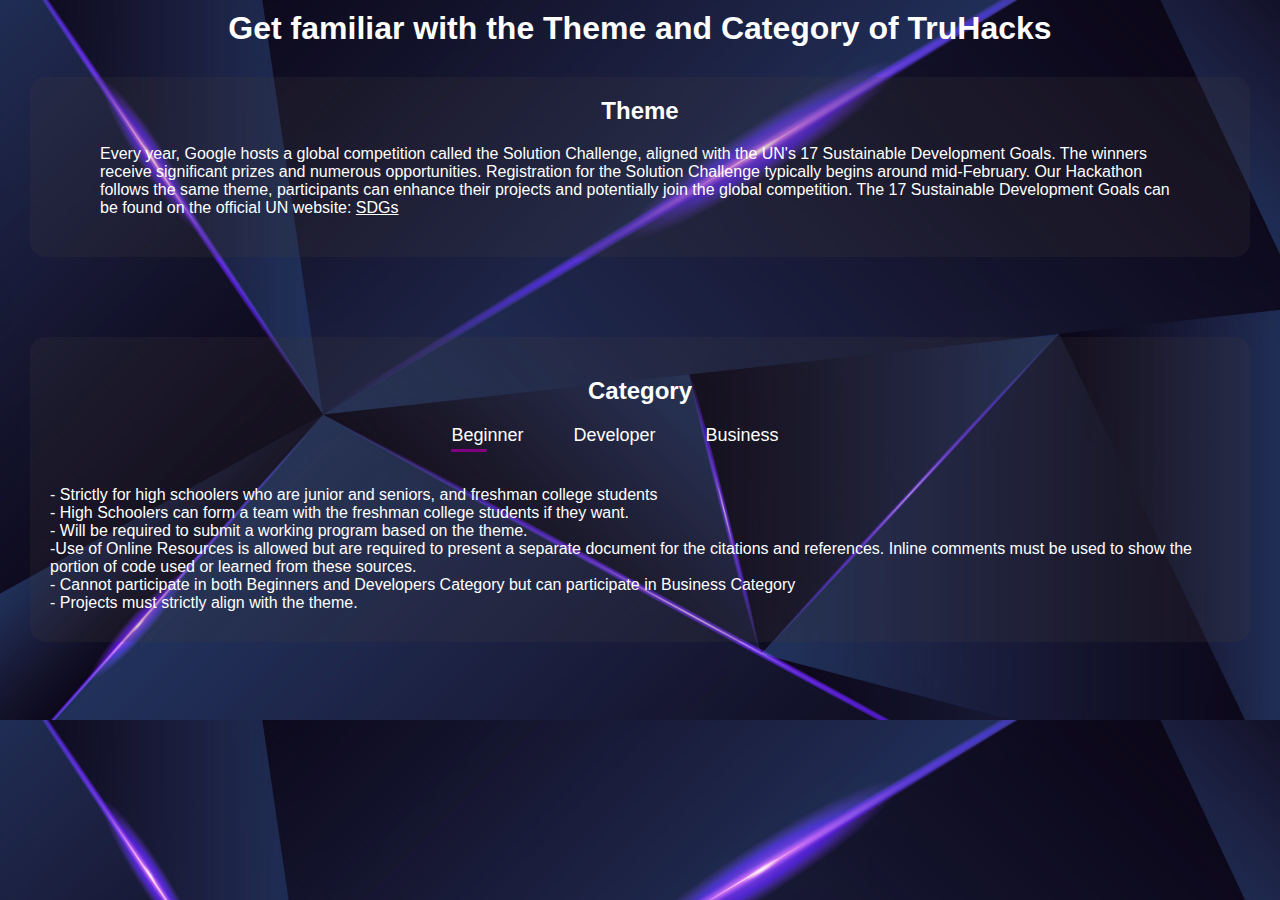
<file: event_category_page/index.html>
<!DOCTYPE html>
<html lang="en">

<head>
    <meta charset="UTF-8">
    <meta name="viewport" content="width=device-width, initial-scale=1.0">
    <title>Categories</title>
    <link rel="stylesheet" href="style.css">
</head>

<body>
    <div class="landing-page">
        <div class="about">
            <h1> Get familiar with the Theme and Category of TruHacks</h1>
        </div>
    </div>

    <div class="theme">
        <div class="about-1">
            <h2>Theme</h2>
        </div>
        <div class="content">
            Every year, Google hosts a global competition called the Solution Challenge, aligned with the UN's 17
            Sustainable Development Goals. The winners receive significant prizes and numerous opportunities.
            Registration for the Solution Challenge typically begins around mid-February.
            Our Hackathon follows the same theme, participants can enhance their projects and potentially join the
            global competition. The 17 Sustainable Development Goals can be found on the official UN website: <a
                href="https://sdgs.un.org/goals" target="_blank">SDGs</a>
        </div>
    </div>

    
<div class="about-col-2">
    <h2 class="sub-title">Category</h2>
      
    
        <div class="tab-titles">
            <p class="tab-links active-link" onClick="opentab('Beginner')">Beginner</p>
            <p class="tab-links" onClick="opentab('Developer')"> Developer</p>
            <p class="tab-links" onClick="opentab('Business')"> Business</p>
        </div>
        <div class="tab-contents active-tab" id="Beginner">
            <ul>
                    - Strictly for high schoolers who are junior and seniors, and freshman college students<br>
                    - High Schoolers can form a team with the freshman college students if they want.<br>
                    - Will be required to submit a working program based on the theme.<br>
                    -Use of Online Resources is allowed but are required to present a separate document for the citations and references. Inline comments must be used to show the portion of code used or learned from these sources.<br>
                    - Cannot participate in both Beginners and Developers Category but can participate in Business Category<br>
                    - Projects must strictly align with the theme.<br>
        </div>

        <div class="tab-contents" id="Developer">
            
                - Cannot participate in both Beginners and Developers Category.<br>
                - Will be required to submit a working program based on the theme.<br>
                - Use of Online Resources is allowed but are required to present a separate document for the
                citations and references.<br>
            
        </div>

        <div class="tab-contents" id="Business">
            - Can participate in both Beginners and Business or Developers and Business Category <br>
            - Students who are interested in this category need not have any coding experience. <br>
            - Will be required to present a 2 – 5 minute-long presentation. Finalists of the Business Category
            must give their presentation in person.
            - Projects must strictly align with the theme<br>
            -Finalists of the Business Category must give their presentation in person<br>
        </div>
</div>

    

    <script src="script.js"></script>
</body>

</html>
</file>
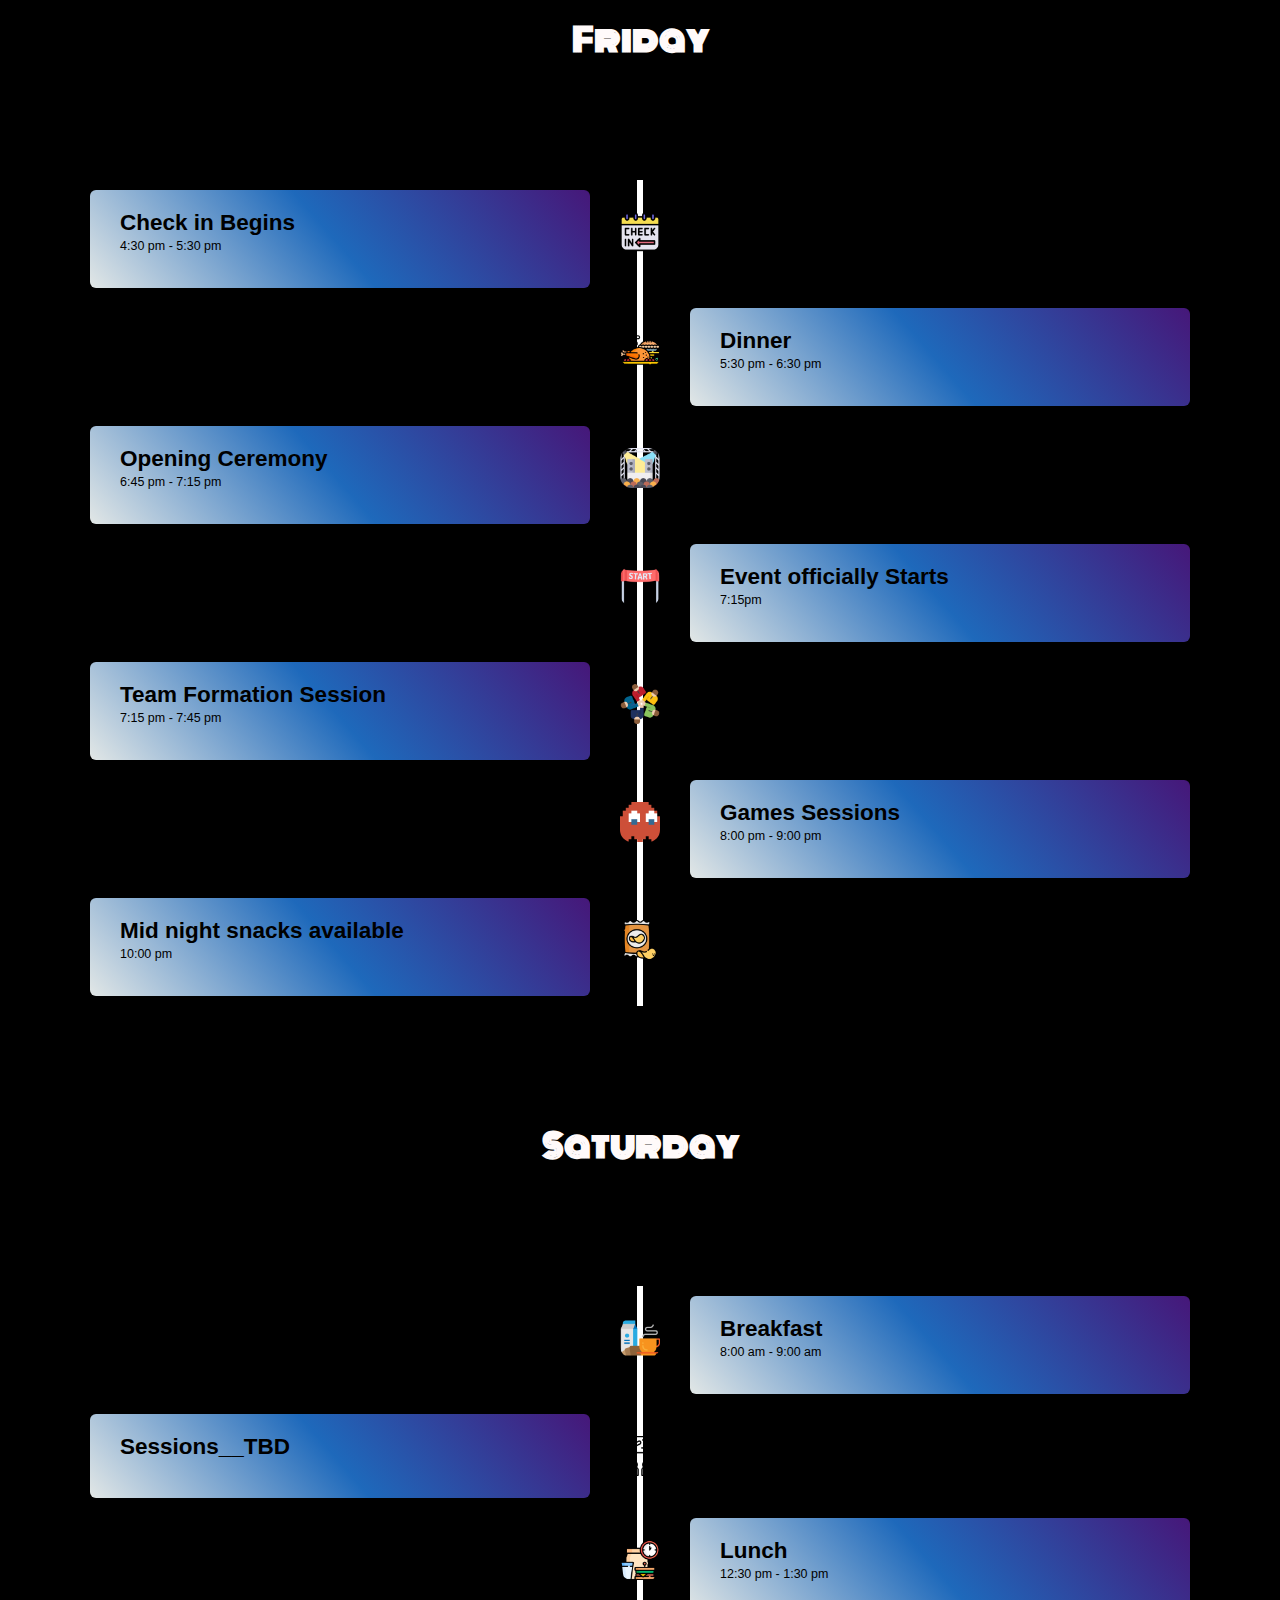
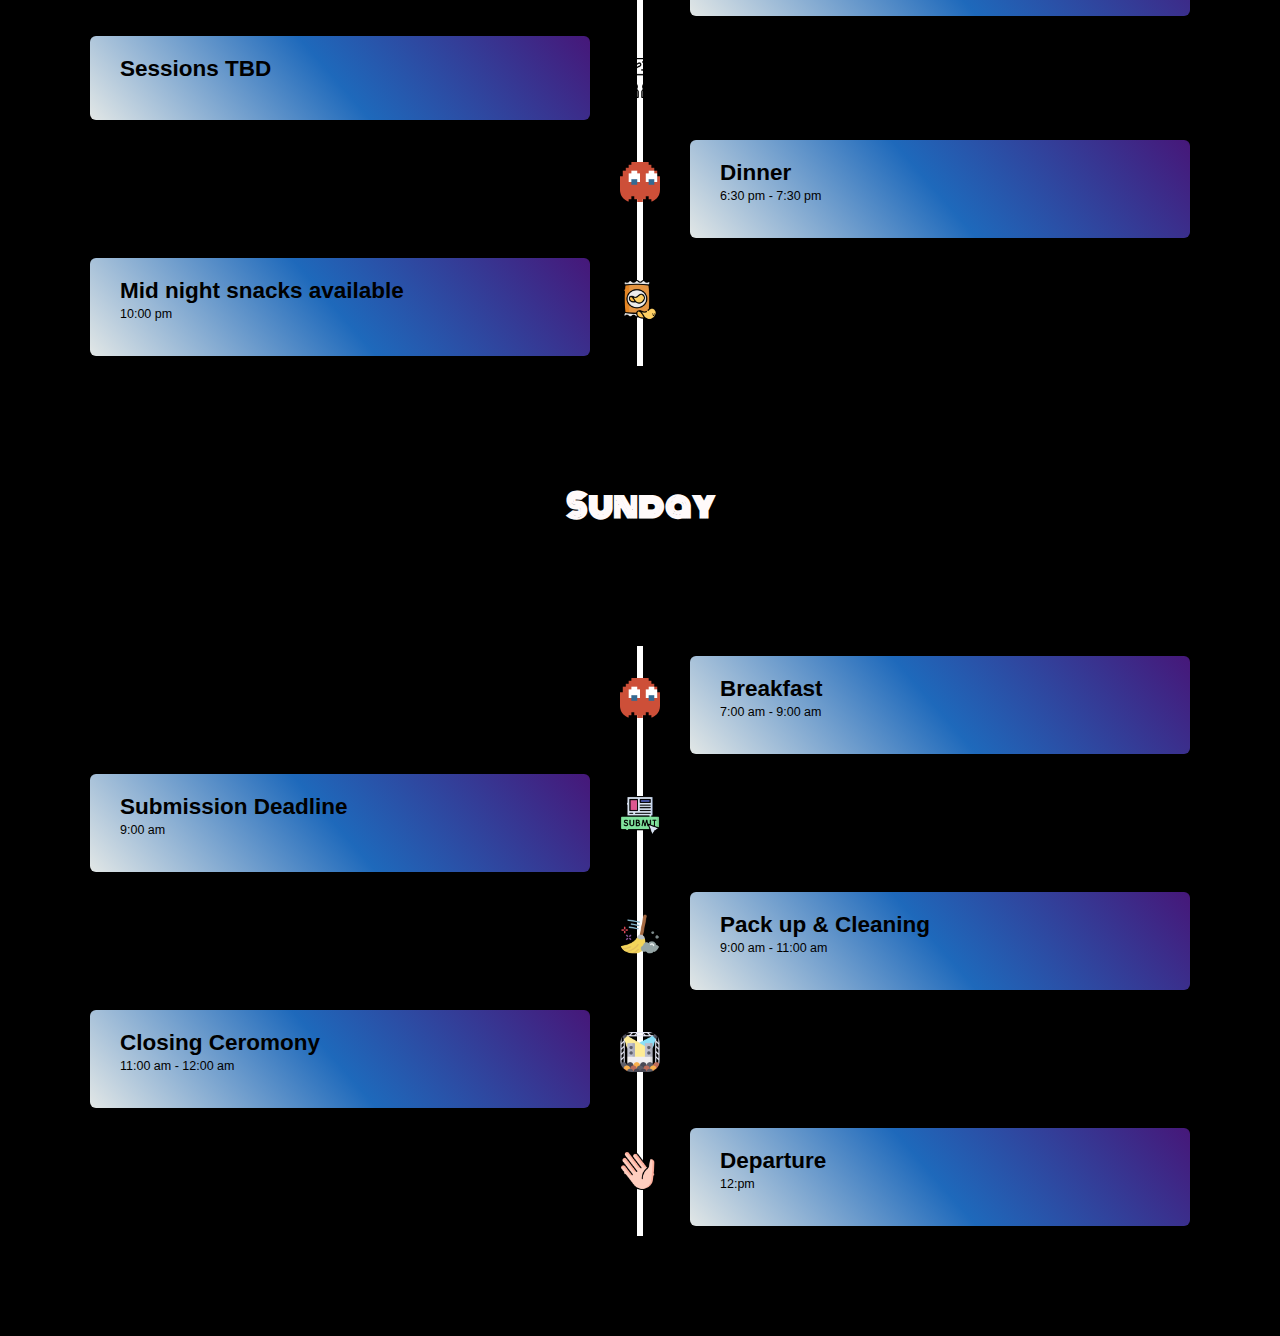
<file: Timeline/timeline.html>
<!DOCTYPE html>
<html lang="en">
<head>
  <meta charset="UTF-8">
  <meta name="viewport" content="width=device-width, initial-scale=1.0">
  <link rel="stylesheet" href="timeline.css">
  
  <link rel="preconnect" href="https://fonts.gstatic.com" crossorigin >
  <link href="https://fonts.googleapis.com/css2?family=Monoton&display=swap" rel="stylesheet">
  <title>Document</title>
</head>
<body>
<div class="zzz">
  <div class="day"><h1>Friday</h1></div>
  <div class="timeline">
    
    <div class="container left-container">
      <img src="icons/check-in.png" alt="">
      <div class="text-box">
        <h2>Check in Begins</h2>
        <small>4:30 pm - 5:30 pm </small>
      </div>
    </div>

   

    <div class="container right-container">
      <img src="icons/christmas-dinner.png" alt="">
      <div class="text-box">
        <h2>Dinner</h2>
        <small>5:30 pm - 6:30 pm</small>
      </div>
    </div>


    <div class="container left-container">
      <img src="icons/concert.png" alt="">
      <div class="text-box">
        <h2>Opening Ceremony </h2>
        <small>6:45 pm - 7:15 pm </small>
      </div>
    </div>

    <div class="container right-container">
      <img src="icons/start.png" alt="">
      <div class="text-box">
        <h2>Event officially Starts</h2>
        <small>7:15pm</small>
      </div>
    </div>

    <div class="container left-container">
      <img src="icons/partners.png" alt="">
      <div class="text-box">
        <h2>Team Formation Session</h2>
        <small>7:15 pm - 7:45 pm</small>
      </div>
    </div>

    <div class="container right-container">
      <img src="icons/ghost.png" alt="">
      <div class="text-box">
        <h2>Games Sessions</h2>
        <small>8:00 pm - 9:00 pm </small>
      </div>
    </div>

    <div class="container left-container">
      <img src="icons/potato-chips.png" alt="">
      <div class="text-box">
        <h2>Mid night snacks available</h2>
        <small>10:00 pm</small>
      </div>
    </div>
</div>
    <!-- ------------------------------------------------sat------------------------------------------- -->
    <div class="day"><h1>Saturday</h1></div>
    <div class="timeline">



    <div class="container right-container">
      <img src="icons/breakfast.png" alt="">
      <div class="text-box">
        <h2>Breakfast</h2>
        <small>8:00 am - 9:00 am </small>
      </div>
    </div>
  
    <div class="container left-container">
      <img src="icons/education.png" alt="">
      <div class="text-box">
        <h2>Sessions__TBD</h2>
        <small></small>
      </div>
    </div>

    <div class="container right-container">
      <img src="icons/lunch-time.png" alt="">
      <div class="text-box">
        <h2>Lunch</h2>
        <small>12:30 pm - 1:30 pm </small>
      </div>
    </div>
    
    <div class="container left-container">
      <img src="icons/education.png" alt="">
      <div class="text-box">
        <h2>Sessions TBD</h2>
        <small></small>
      </div>
    </div>

    
    
    <div class="container right-container">
      <img src="icons/ghost.png" alt="">
      <div class="text-box">
        <h2>Dinner</h2>
        <small>6:30 pm - 7:30 pm </small>
      </div>
    </div>
    
    <div class="container left-container">
      <img src="icons/potato-chips.png" alt="">
      <div class="text-box">
        <h2>Mid night snacks available</h2>
        <small>10:00 pm</small>
      </div>
    </div>
    </div>

    <!-- ------------------------------------------------SUN------------------------------------------- -->
    <div class="day"><h1>Sunday</h1></div>
    <div class="timeline">
    <div class="container right-container">
      <img src="icons/ghost.png" alt="">
      <div class="text-box">
        <h2>Breakfast</h2>
        <small>7:00 am - 9:00 am </small>
      </div>
    </div>
    
    <div class="container left-container">
      <img src="icons/submit.png" alt="">
      <div class="text-box">
        <h2>Submission Deadline</h2>
        <small>9:00 am</small>
      </div>
    </div>
    
    
    
    <div class="container right-container">
      <img src="icons/broom.png" alt="">
      <div class="text-box">
        <h2>Pack up & Cleaning</h2>
        <small>9:00 am - 11:00 am </small>
      </div>
    </div>
    
    <div class="container left-container">
      <img src="icons/concert.png" alt="">
      <div class="text-box">
        <h2>Closing Ceromony</h2>
        <small>11:00 am - 12:00 am</small>
      </div>
    </div>
    
    
    <div class="container right-container">
      <img src="icons/goodbye.png" alt="">
      <div class="text-box">
        <h2>Departure</h2>
        <small>12:pm </small>
      </div>
    </div>
  </div>

</div>
  
  
  



</div>
</body>
</html>
</file>
<file: Timeline/timeline.css>
*{
margin: 0;
padding: 0;

box-sizing: border-box;
}

body{
  background-color: black;

}

.day{
  padding: 15px 5%;
  text-align: center;
  font-family: Monoton;
  font-weight: 100;
  color: snow;
}


@keyframes backgrounds{
  0%{ 
    background-position:0 50% ;
  }
  100%{
    background-position: 100% 50%;
  }
  0%{
    background-position: 0 50%;
  }
}

.timeline{
  position: relative;
  max-width: 1200px;
  margin: 100px auto;
  font-family: sans-serif;
}

.timeline::after:nth-child(2){
animation-duration: 8s;
}

.container{
  padding: 10px 50px;
  position: relative;
  width: 50%;
  
}
.text-box{
  padding: 20px 30px;
  background: linear-gradient(49deg, rgba(226,231,230,1) 0%, rgba(30,105,187,1) 49%, rgba(70,23,121,1) 100%);
  position: relative;
  border-radius: 6px;
  font-size: 15px;
}

.text-box:hover{
background: white;
}

.left-container{
  left:0;
}

.right-container{
  left:50%;
  margin-right: 15px;
}

.container img{
  position: absolute;
  width: 40px;
  border-radius: 30%;
  right:-20px;
  top:32px;
  z-index: 10;

}

.right-container img{
left: -20px;
}

.timeline::after{
  content:'';
  position: absolute;
  width: 6px;
  height: 100%;
  background: #fff;
  left: 50%;
  top: 0;
  margin-left: -3px;
  z-index: -1;
  animation: moveline 6s linear forwards;
}


@keyframes moveline{
  0%{
    height: 0;
  }
  100%{
    height: 100%;
  }
}

.text-box h2{
  font-weight: 600;
}

.text-box small{
  display: inline-block;
  margin-bottom: 15px;
}


@media screen and  ( max-width : 600px) {
  
  
  .timeline{
    margin: 50px auto;
  }

  .timeline::after{
    left: 31px;
  }

  .container{
    width: 100%;
    padding-left: 80px;
    padding-right: 25px;
  }

  .text-box{
    font-size: 13px;
  }

  .text-box small{
    margin-bottom: 10px;
  }

  .right-container{
    left: 0;
  }

  .left-container img, .right-container img{
    left: 10px;
  }

}
</file>
<file: event_category_page/style.css>
/* Reset and Base Styles */
* {
    margin: 0;
    padding: 0;
    box-sizing: border-box;
    font-family: 'Trebuchet MS', 'Lucida Sans Unicode', 'Lucida Grande', 'Lucida Sans', Arial, sans-serif;
    color: #ffffff;
}

body {
    margin: 0;
    background-image: url('back2.png');
    background-size: cover;
    margin-bottom: 20px;
}

/* Header Styles */
.about {
    color: white;
    display: flex;
    justify-content: center;
    align-items: center;
    padding: 10px;
}

/* Theme Section Styles */
.theme {
    margin: 20px 30px;
    background-color: rgba(63, 59, 59, 0.2);
    padding: 20px;
    border-radius: 15px;
}

.about-1 {
    display: flex;
    justify-content: center;
    align-items: center;
}

.content {
    padding: 20px 50px;
}

/* Category Section Styles */
.about-col-2 {
    background-color: rgba(63, 59, 59, 0.2);
    padding: 20px;
    border-radius: 15px;
    margin: 30px;
    margin-top: 80px;
}

.sub-title {
    color: #fff;
    display: flex;
    justify-content: center;
    align-items: center;
    margin-top: 20px;
}

.tab-titles {
    display: flex;
    justify-content: center;
    align-items: center;
    margin: 20px 0 40px;
    margin-top: 20px;
}

.tab-links {
    margin-right: 50px;
    font-size: 18px;
    font-weight: 500;
    cursor: pointer;
    position: relative;
}

.tab-links::after {
    content: '';
    width: 0;
    height: 3px;
    background: purple;
    position: absolute;
    left: 0;
    bottom: -6px;
    transition: 0.5s;
}

.tab-links.active-link::after {
    width: 50%;
}

.tab-contents {
    list-style: none;
    margin: 10px 0;
}

.tab-contents u {
    color: #b54769;
    font-size: 14px;
}

.tab-contents {
    display: none;
}

.tab-contents.active-tab {
    display: flex;
    justify-content: center;
    align-items: center;
}

/* Hover Effect for Cards */
.card:hover {
    transform: scale(1.05);
    box-shadow: 0 8px 16px rgba(0, 0, 0, 0.2);
}
</file>
